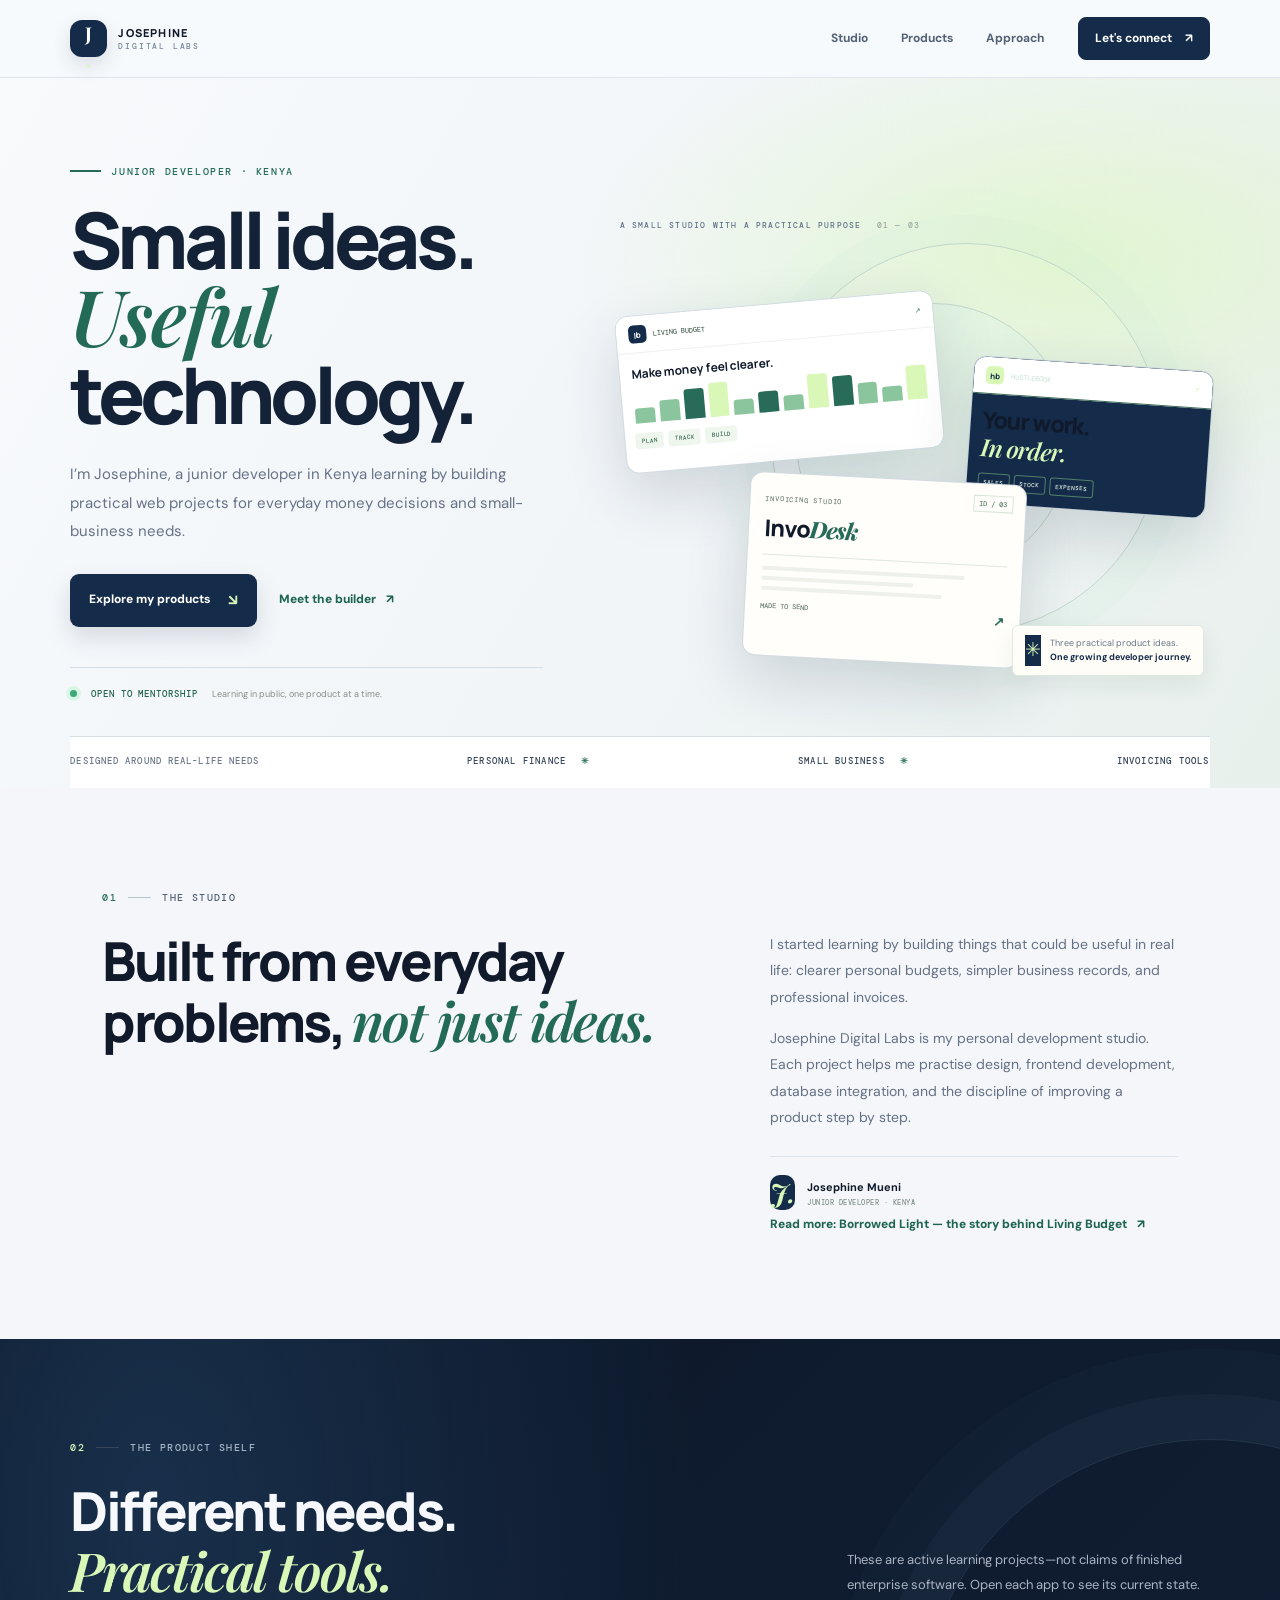
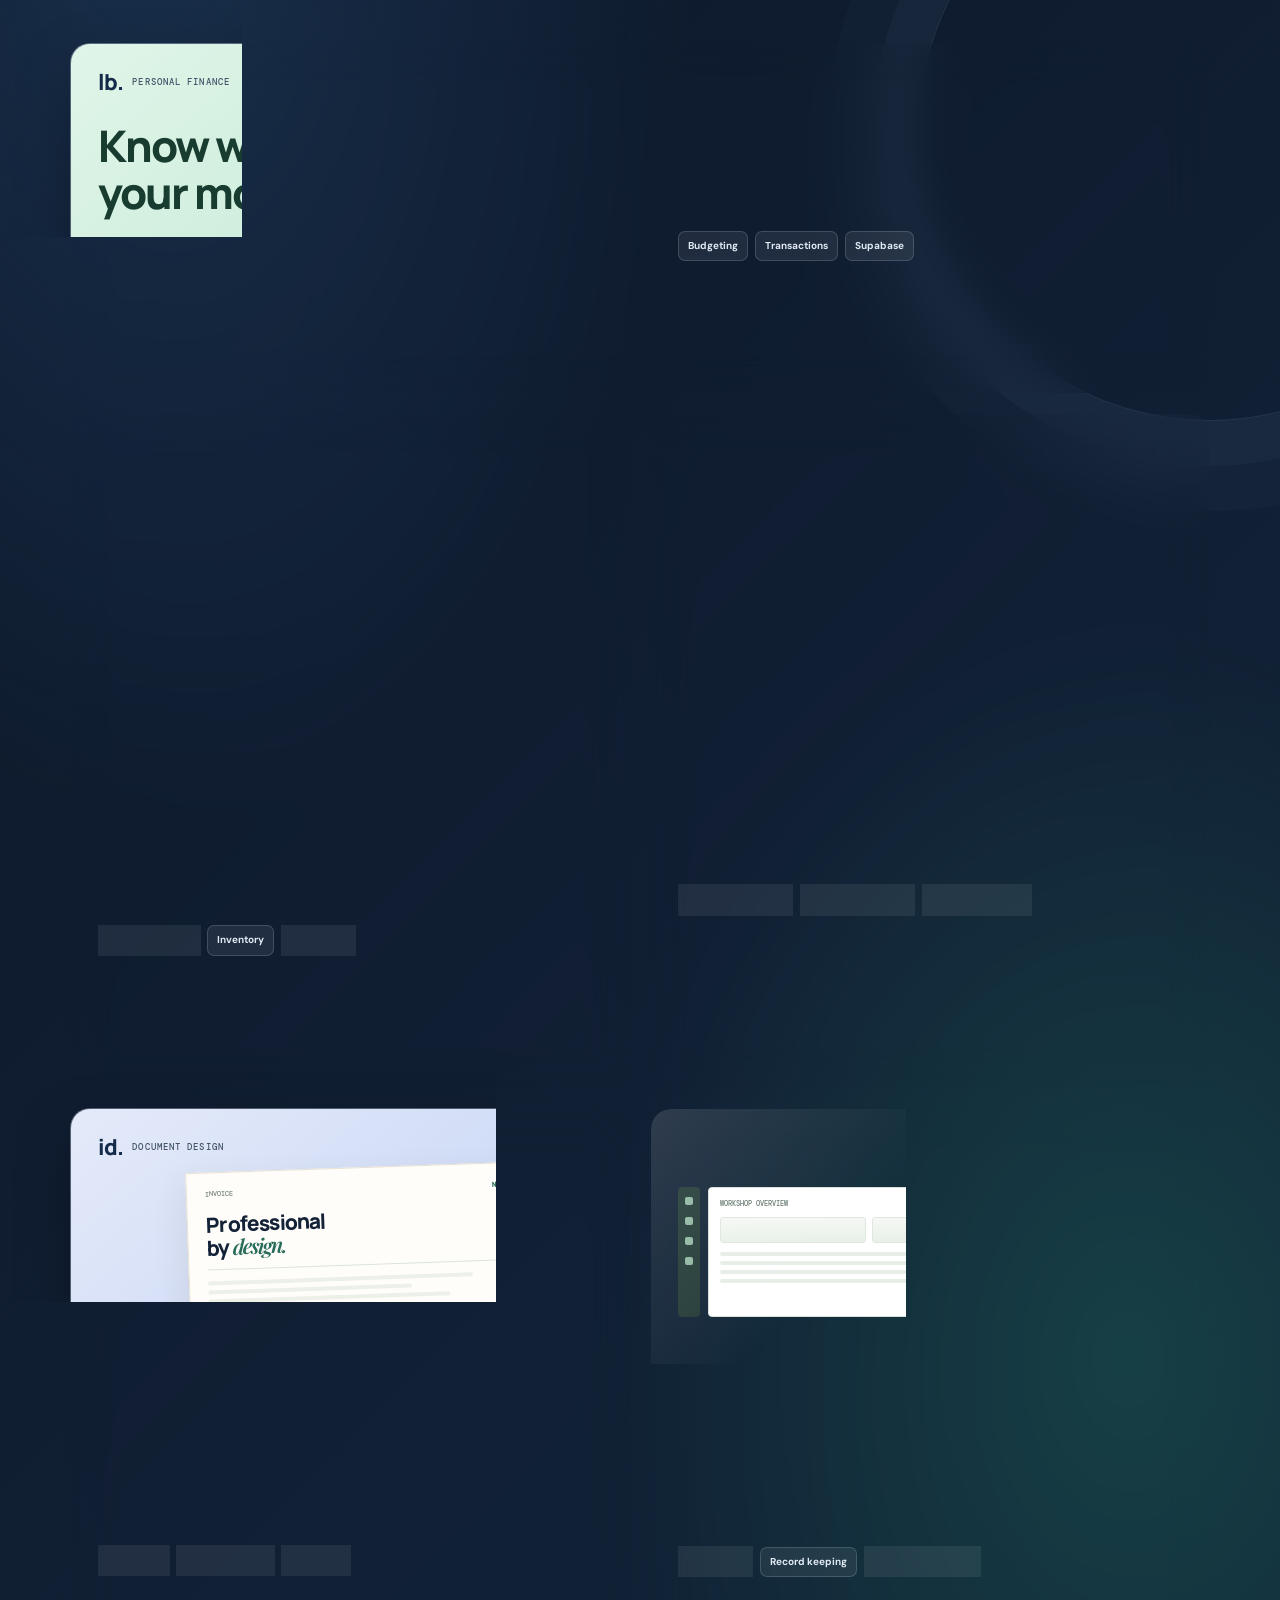
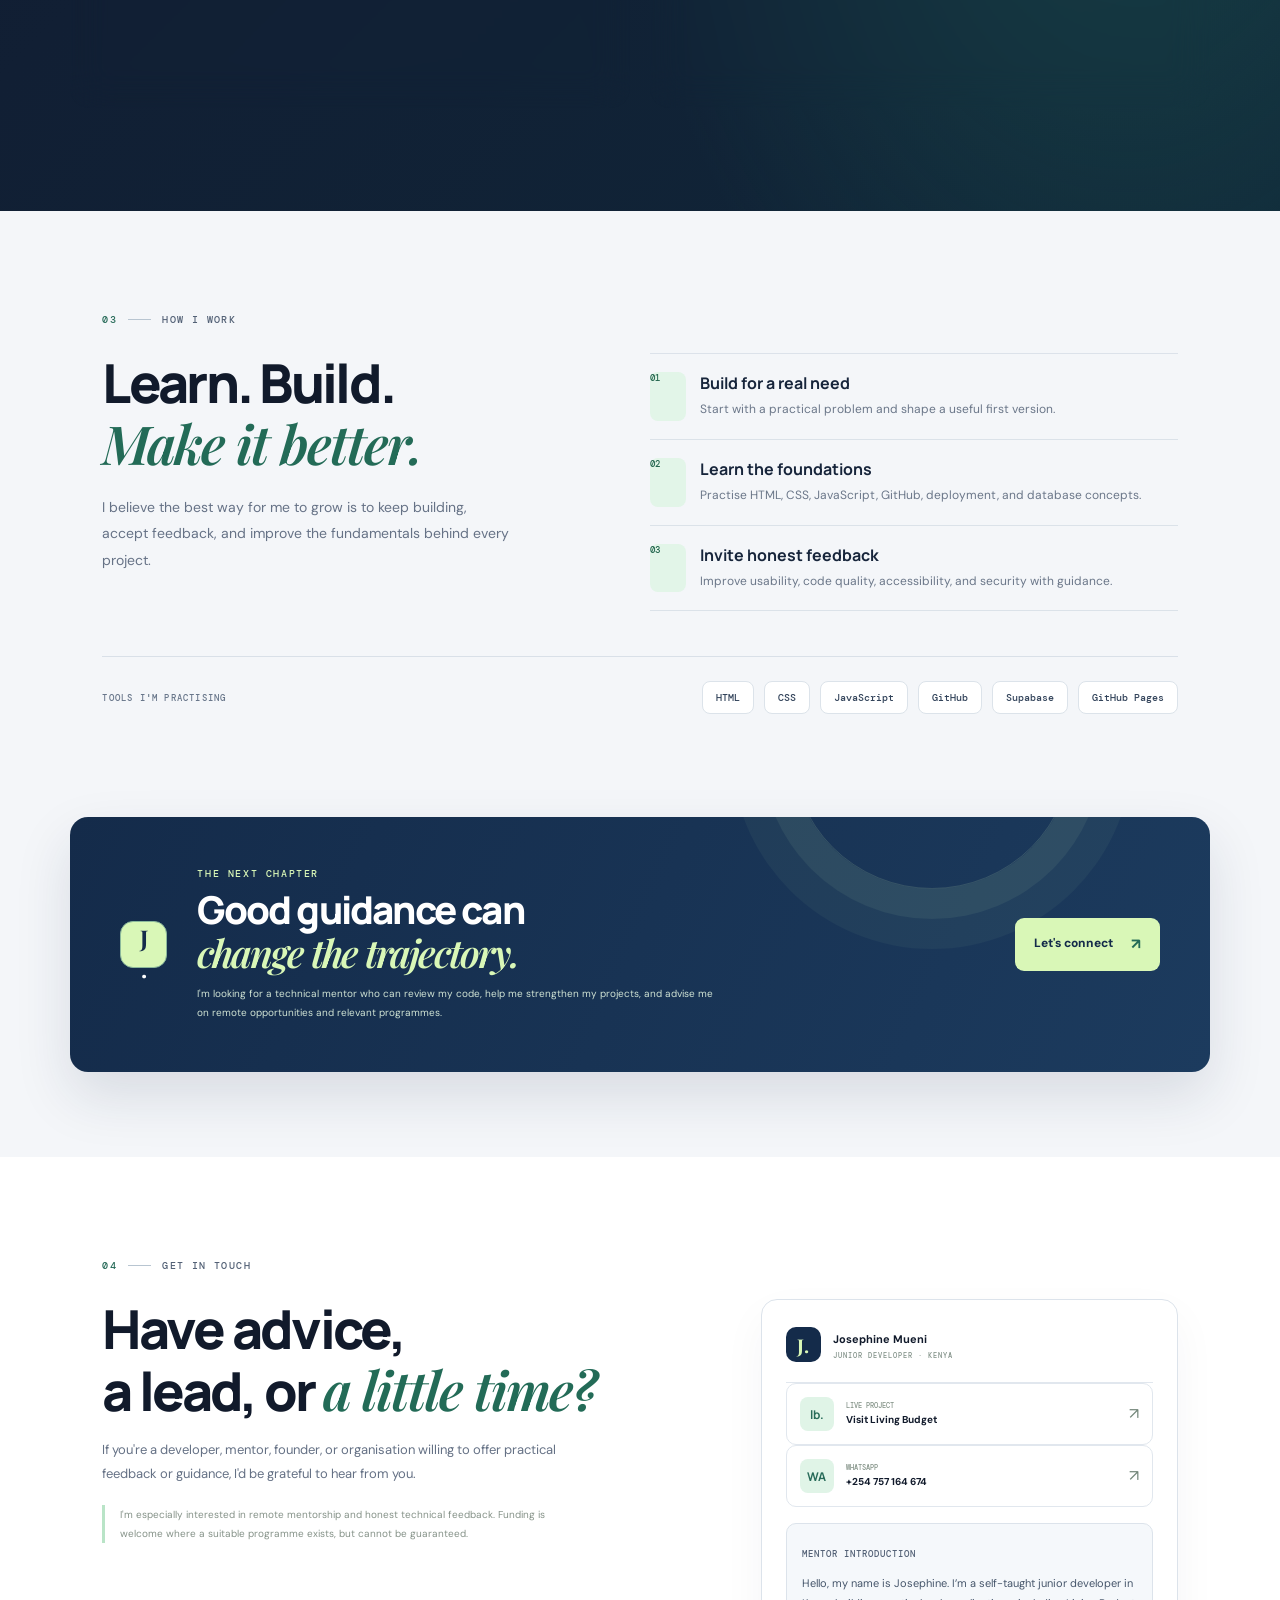
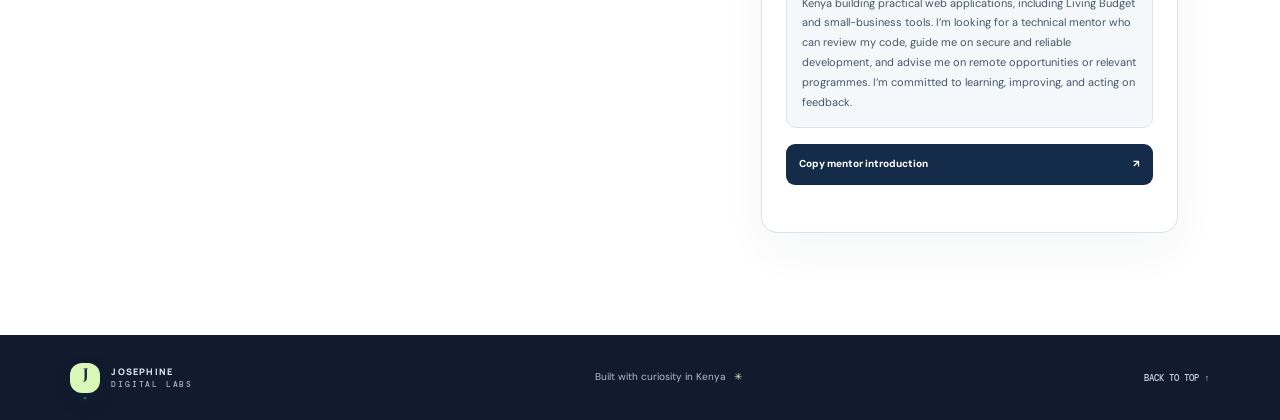
<file: index.html>
<!doctype html>
<html lang="en">
<head>
<meta charset="utf-8"><meta name="viewport" content="width=device-width, initial-scale=1">
<meta name="theme-color" content="#101b2d"><meta name="description" content="Josephine Digital Labs — practical web products for finance and small-business operations, built in Kenya.">
<title>Josephine Digital Labs — Products with purpose</title>
<meta property="og:title" content="Josephine Digital Labs — Products with purpose"><meta property="og:description" content="A junior developer in Kenya learning by building practical web projects for personal finance and small-business needs.">
<meta name="robots" content="index,follow"><link rel="stylesheet" href="style.css?v=product-links-20261027">
</head>
<body>
<header class="site-header"><a class="brand" href="#home" aria-label="Josephine Digital Labs home"><span class="brand-mark">J<span>.</span></span><span class="brand-name">JOSEPHINE <b>DIGITAL LABS</b></span></a><button class="menu-toggle" id="menuToggle" aria-label="Toggle navigation" aria-expanded="false">☰</button><nav id="mainNav"><a href="#studio">Studio</a><a href="#projects">Products</a><a href="#approach">Approach</a><a class="nav-cta" href="#contact">Let's connect <span>↗</span></a></nav></header>
<main>
<section class="hero" id="home"><div class="hero-grid">
<div class="hero-copy"><p class="eyebrow"><span class="eyebrow-line"></span> JUNIOR DEVELOPER · KENYA</p><h1>Small ideas.<br><em>Useful</em> technology.</h1><p class="hero-text">I’m Josephine, a junior developer in Kenya learning by building practical web projects for everyday money decisions and small-business needs.</p><div class="hero-actions"><a class="button primary" href="#projects">Explore my products <span>↘</span></a><a class="text-link" href="#studio">Meet the builder <span>↗</span></a></div><div class="hero-foot"><span class="availability"><i></i> OPEN TO MENTORSHIP</span><span class="hero-foot-note">Learning in public, one product at a time.</span></div></div>
<div class="hero-stage" aria-label="Clickable previews of my live projects"><div class="stage-label">A SMALL STUDIO WITH A PRACTICAL PURPOSE <span>01 — 03</span></div><div class="stage-orbit orbit-a"></div><div class="stage-orbit orbit-b"></div>
<a class="mini-product mini-budget" href="https://josephine-junior-dev.github.io/Living-Budget/" target="_blank" rel="noopener noreferrer" aria-label="Open Living Budget in a new tab"><div class="mini-top"><span class="mini-icon">lb</span><span>LIVING BUDGET</span><span class="mini-arrow">↗</span></div><div class="mini-label">Make money feel clearer.</div><div class="budget-bars"><i></i><i></i><i></i><i></i><i></i><i></i><i></i><i></i><i></i><i></i><i></i><i></i></div><div class="mini-foot"><span>PLAN</span><span>TRACK</span><span>BUILD</span></div></a>
<a class="mini-product mini-hustle" href="https://josephine-junior-dev.github.io/HustleBook-Simple/" target="_blank" rel="noopener noreferrer" aria-label="Open HustleBook in a new tab"><div class="mini-top"><span class="mini-icon">hb</span><span>HUSTLEBOOK</span><span class="mini-arrow">↗</span></div><div class="hustle-number">Your work.<br><em>In order.</em></div><div class="hustle-pills"><i>SALES</i><i>STOCK</i><i>EXPENSES</i></div></a>
<a class="mini-product mini-invoice" href="https://josephine-junior-dev.github.io/InvoDesk-Invoicing-Made-Simple/" target="_blank" rel="noopener noreferrer" aria-label="Open InvoDesk invoice app in a new tab"><div class="invoice-stamp">ID / 03</div><div class="invoice-topline">INVOICING STUDIO</div><div class="invoice-word">Invo<span>Desk</span></div><div class="invoice-rule"></div><div class="invoice-lines"><i></i><i></i><i></i></div><div class="invoice-total"><span>MADE TO SEND</span><b>↗</b></div></a>
<div class="stage-caption"><span class="caption-mark">✳</span><span>Three practical product ideas.<br><b>One growing developer journey.</b></span></div></div></div>
<div class="hero-bottom"><span>DESIGNED AROUND REAL-LIFE NEEDS</span><div>PERSONAL FINANCE <b>✳</b></div><div>SMALL BUSINESS <b>✳</b></div><div>INVOICING TOOLS</div></div></section>
<section class="studio-section" id="studio"><div class="section-kicker"><span>01</span><i></i> THE STUDIO</div><div class="studio-grid"><h2>Built from everyday problems, <em>not just ideas.</em></h2><div class="studio-copy"><p>I started learning by building things that could be useful in real life: clearer personal budgets, simpler business records, and professional invoices.</p><p>Josephine Digital Labs is my personal development studio. Each project helps me practise design, frontend development, database integration, and the discipline of improving a product step by step.</p><div class="studio-signature"><span class="signature-mark">J.</span><span><b>Josephine Mueni</b><small>JUNIOR DEVELOPER · KENYA</small></span></div><a class="text-link studio-read-more" href="borrowed-light.html">Read more: Borrowed Light — the story behind Living Budget <span>↗</span></a></div></div></section>
<section class="products-section" id="projects"><div class="products-heading"><div><div class="section-kicker light-kicker"><span>02</span><i></i> THE PRODUCT SHELF</div><h2>Different needs.<br><em>Practical tools.</em></h2></div><p>These are active learning projects—not claims of finished enterprise software. Open each app to see its current state.</p></div>
<div class="product-list">
<article class="product-feature budget-feature"><div class="product-art budget-art"><div class="art-top"><span class="art-brand">lb.</span><span>PERSONAL FINANCE</span><span class="art-number">01</span></div><div class="budget-art-title">Know where<br>your money <em>goes.</em></div><div class="budget-art-bottom"><div class="budget-chart"><i></i><i></i><i></i><i></i><i></i><i></i><i></i><i></i><i></i></div><div class="budget-note"><small>THE GOAL</small><b>Plan clearly.<br>Spend intentionally.</b></div></div><div class="art-circle"></div></div><div class="product-detail"><div class="product-overline"><span>FINANCIAL WELLNESS</span><span class="product-status">IN DEVELOPMENT</span></div><h3>Living Budget</h3><p>A personal finance concept for bringing budgets, spending, bills, debts, and savings into one clearer view.</p><div class="feature-tags"><span>Budgeting</span><span>Transactions</span><span>Supabase</span></div><div class="product-detail-bottom"><span class="build-note">01 / MAKING MONEY EASIER TO UNDERSTAND</span><a class="product-link" href="https://josephine-junior-dev.github.io/Living-Budget/" target="_blank" rel="noreferrer">Open live app <b>↗</b></a></div><p class="honesty-note">Early-stage · Features are being improved and need testing.</p></div></article>

<article class="product-feature hustle-feature"><div class="product-art hustle-art"><div class="art-top"><span class="art-brand">hb.</span><span>SMALL BUSINESS</span><span class="art-number">02</span></div><div class="hustle-art-title">Keep the<br>hustle <em>moving.</em></div><div class="hustle-board"><div class="board-row"><span class="board-dot"></span><span>Sales</span><b>01</b></div><div class="board-row"><span class="board-dot"></span><span>Stock & inventory</span><b>02</b></div><div class="board-row"><span class="board-dot"></span><span>Expenses</span><b>03</b></div><div class="board-row"><span class="board-dot"></span><span>Daily records</span><b>04</b></div></div><div class="hustle-sun">✳</div></div><div class="product-detail"><div class="product-overline"><span>SMALL BUSINESS TOOLS</span><span class="product-status status-early">PROTOTYPE / LEARNING</span></div><h3>HustleBook</h3><p>A practical business-tool project exploring day-to-day records for small shops, vendors, and independent earners.</p><div class="feature-tags"><span>Business records</span><span>Inventory</span><span>JavaScript</span></div><div class="product-detail-bottom"><span class="build-note">02 / SUPPORTING EVERYDAY BUSINESS</span><a class="product-link" href="https://josephine-junior-dev.github.io/HustleBook-Simple/" target="_blank" rel="noreferrer">Open live app <b>↗</b></a></div><p class="honesty-note">Early-stage project. Functionality and availability may change.</p></div></article>
<article class="product-feature myhustle-feature"><div class="product-art myhustle-art"><div class="art-top"><span class="art-brand">mb.</span><span>SMALL BUSINESS FINANCE</span><span class="art-number">03</span></div><div class="budget-art-title">Run your<br>business with <em>clarity.</em></div><div class="budget-art-bottom"><div class="budget-chart"><i></i><i></i><i></i><i></i><i></i><i></i><i></i><i></i><i></i></div><div class="budget-note"><small>THE GOAL</small><b>Track money.<br>Make informed choices.</b></div></div><div class="art-circle"></div></div><div class="product-detail"><div class="product-overline"><span>SMALL BUSINESS FINANCE</span><span class="product-status status-early">IN DEVELOPMENT</span></div><h3>MyHustleBudget</h3><p>A small-business budgeting project focused on helping business owners organise income, expenses, and financial plans in one place.</p><div class="feature-tags"><span>Business budgeting</span><span>Income & expenses</span><span>Financial planning</span></div><div class="product-detail-bottom"><span class="build-note">03 / HELPING SMALL BUSINESSES PLAN AHEAD</span><a class="product-link" href="https://josephine-junior-dev.github.io/MyHustleBudget/" target="_blank" rel="noopener noreferrer">Open live app <b>↗</b></a></div><p class="honesty-note">Project in development. Check the current app before relying on it for business records.</p></div></article>
<article class="product-feature invoice-feature"><div class="product-art invoice-art"><div class="art-top"><span class="art-brand">id.</span><span>DOCUMENT DESIGN</span><span class="art-number">04</span></div><div class="invoice-paper"><div class="invoice-paper-head"><span>INVOICE</span><b>NO. 0001</b></div><div class="invoice-big">Professional<br>by <em>design.</em></div><div class="invoice-paper-rule"></div><div class="invoice-paper-lines"><i></i><i></i><i></i><i></i></div><div class="invoice-paper-total"><span>TOTAL DUE</span><b>— — —</b></div></div><div class="invoice-art-label">A CLEANER WAY TO BILL</div></div><div class="product-detail"><div class="product-overline"><span>INVOICING & BUSINESS TOOLS</span><span class="product-status">IN DEVELOPMENT</span></div><h3>InvoiceGenerator <small>· InvoDesk</small></h3><p>A web-based invoice creation tool exploring professional templates, business and customer details, multiple currencies, and saved records.</p><div class="feature-tags"><span>Templates</span><span>Invoice preview</span><span>Supabase</span></div><div class="product-detail-bottom"><span class="build-note">03 / MAKING BILLING LOOK PROFESSIONAL</span><a class="product-link" href="https://josephine-junior-dev.github.io/InvoDesk-Invoicing-Made-Simple/" target="_blank" rel="noreferrer">Open live app <b>↗</b></a></div><p class="honesty-note">In development. Test the workflow before using it for important billing records.</p></div></article>
<article class="product-feature garage-feature"><div class="product-art garage-art"><div class="art-top"><span class="art-brand">go.</span><span>OPERATIONS CONCEPT</span><span class="art-number">05</span></div><div class="garage-layout"><div class="garage-rail"><i></i><i></i><i></i><i></i></div><div class="garage-panel"><div class="garage-panel-title">WORKSHOP OVERVIEW</div><div class="garage-metrics"><i></i><i></i><i></i></div><div class="garage-table"><i></i><i></i><i></i><i></i></div></div></div><div class="garage-art-caption">SYSTEMS FOR BUSY WORKSHOPS</div></div><div class="product-detail"><div class="product-overline"><span>GARAGE OPERATIONS</span><span class="product-status status-early">CONCEPT</span></div><h3>Garage Operations Pro</h3><p>A concept for organising vehicle records, workshop expenses, and day-to-day garage operations.</p><div class="feature-tags"><span>Operations</span><span>Record keeping</span><span>Dashboard concept</span></div><div class="product-detail-bottom"><span class="build-note">04 / BRINGING ORDER TO OPERATIONS</span><span class="private-label">PORTFOLIO OVERVIEW ONLY</span></div><p class="honesty-note">Static portfolio card. No live app or source-code link.</p></div></article>
</div></section>
<section class="approach-section" id="approach"><div class="section-kicker"><span>03</span><i></i> HOW I WORK</div><div class="approach-grid"><div><h2>Learn. Build.<br><em>Make it better.</em></h2><p class="approach-intro">I believe the best way for me to grow is to keep building, accept feedback, and improve the fundamentals behind every project.</p></div><div class="approach-steps"><article><span>01</span><div><h3>Build for a real need</h3><p>Start with a practical problem and shape a useful first version.</p></div></article><article><span>02</span><div><h3>Learn the foundations</h3><p>Practise HTML, CSS, JavaScript, GitHub, deployment, and database concepts.</p></div></article><article><span>03</span><div><h3>Invite honest feedback</h3><p>Improve usability, code quality, accessibility, and security with guidance.</p></div></article></div></div><div class="toolbelt"><span>TOOLS I'M PRACTISING</span><b>HTML</b><b>CSS</b><b>JavaScript</b><b>GitHub</b><b>Supabase</b><b>GitHub Pages</b></div></section>
<section class="mentor-section"><div class="mentor-inner"><div class="mentor-seal">J<span>.</span></div><div><p class="eyebrow">THE NEXT CHAPTER</p><h2>Good guidance can<br><em>change the trajectory.</em></h2><p>I'm looking for a technical mentor who can review my code, help me strengthen my projects, and advise me on remote opportunities and relevant programmes.</p></div><a class="button mentor-button" href="#contact">Let's connect <span>↗</span></a></div></section>
<section class="contact-section" id="contact"><div class="section-kicker"><span>04</span><i></i> GET IN TOUCH</div><div class="contact-grid"><div><h2>Have advice,<br>a lead, or <em>a little time?</em></h2><p>If you're a developer, mentor, founder, or organisation willing to offer practical feedback or guidance, I'd be grateful to hear from you.</p><p class="contact-note">I'm especially interested in remote mentorship and honest technical feedback. Funding is welcome where a suitable programme exists, but cannot be guaranteed.</p></div><div class="contact-card"><div class="contact-card-head"><span class="contact-mark">J.</span><div><b>Josephine Mueni</b><small>JUNIOR DEVELOPER · KENYA</small></div></div><a class="contact-row" href="https://josephine-junior-dev.github.io/Living-Budget/" target="_blank" rel="noreferrer"><span class="contact-icon">lb.</span><span><small>LIVE PROJECT</small><b>Visit Living Budget</b></span><span class="arrow">↗</span></a><a class="contact-row" href="https://wa.me/254757164674" target="_blank" rel="noopener noreferrer"><span class="contact-icon">WA</span><span><small>WHATSAPP</small><b>+254 757 164 674</b></span><span class="arrow">↗</span></a><div class="mentor-intro-preview"><small>MENTOR INTRODUCTION</small><p id="mentorIntroText">Hello, my name is Josephine. I’m a self-taught junior developer in Kenya building practical web applications, including Living Budget and small-business tools. I’m looking for a technical mentor who can review my code, guide me on secure and reliable development, and advise me on remote opportunities or relevant programmes. I’m committed to learning, improving, and acting on feedback.</p></div><button class="copy-button" id="copyIntro">Copy mentor introduction <span>↗</span></button><p class="copy-feedback" id="copyFeedback" aria-live="polite"></p></div></div></section>
</main><footer><a class="brand footer-brand" href="#home"><span class="brand-mark">J<span>.</span></span><span class="brand-name">JOSEPHINE <b>DIGITAL LABS</b></span></a><p>Built with curiosity in Kenya <span>✳</span></p><a href="#home">BACK TO TOP ↑</a></footer><script src="script.js?v=mentor-contact-20261027"></script>
</body></html>
</file>
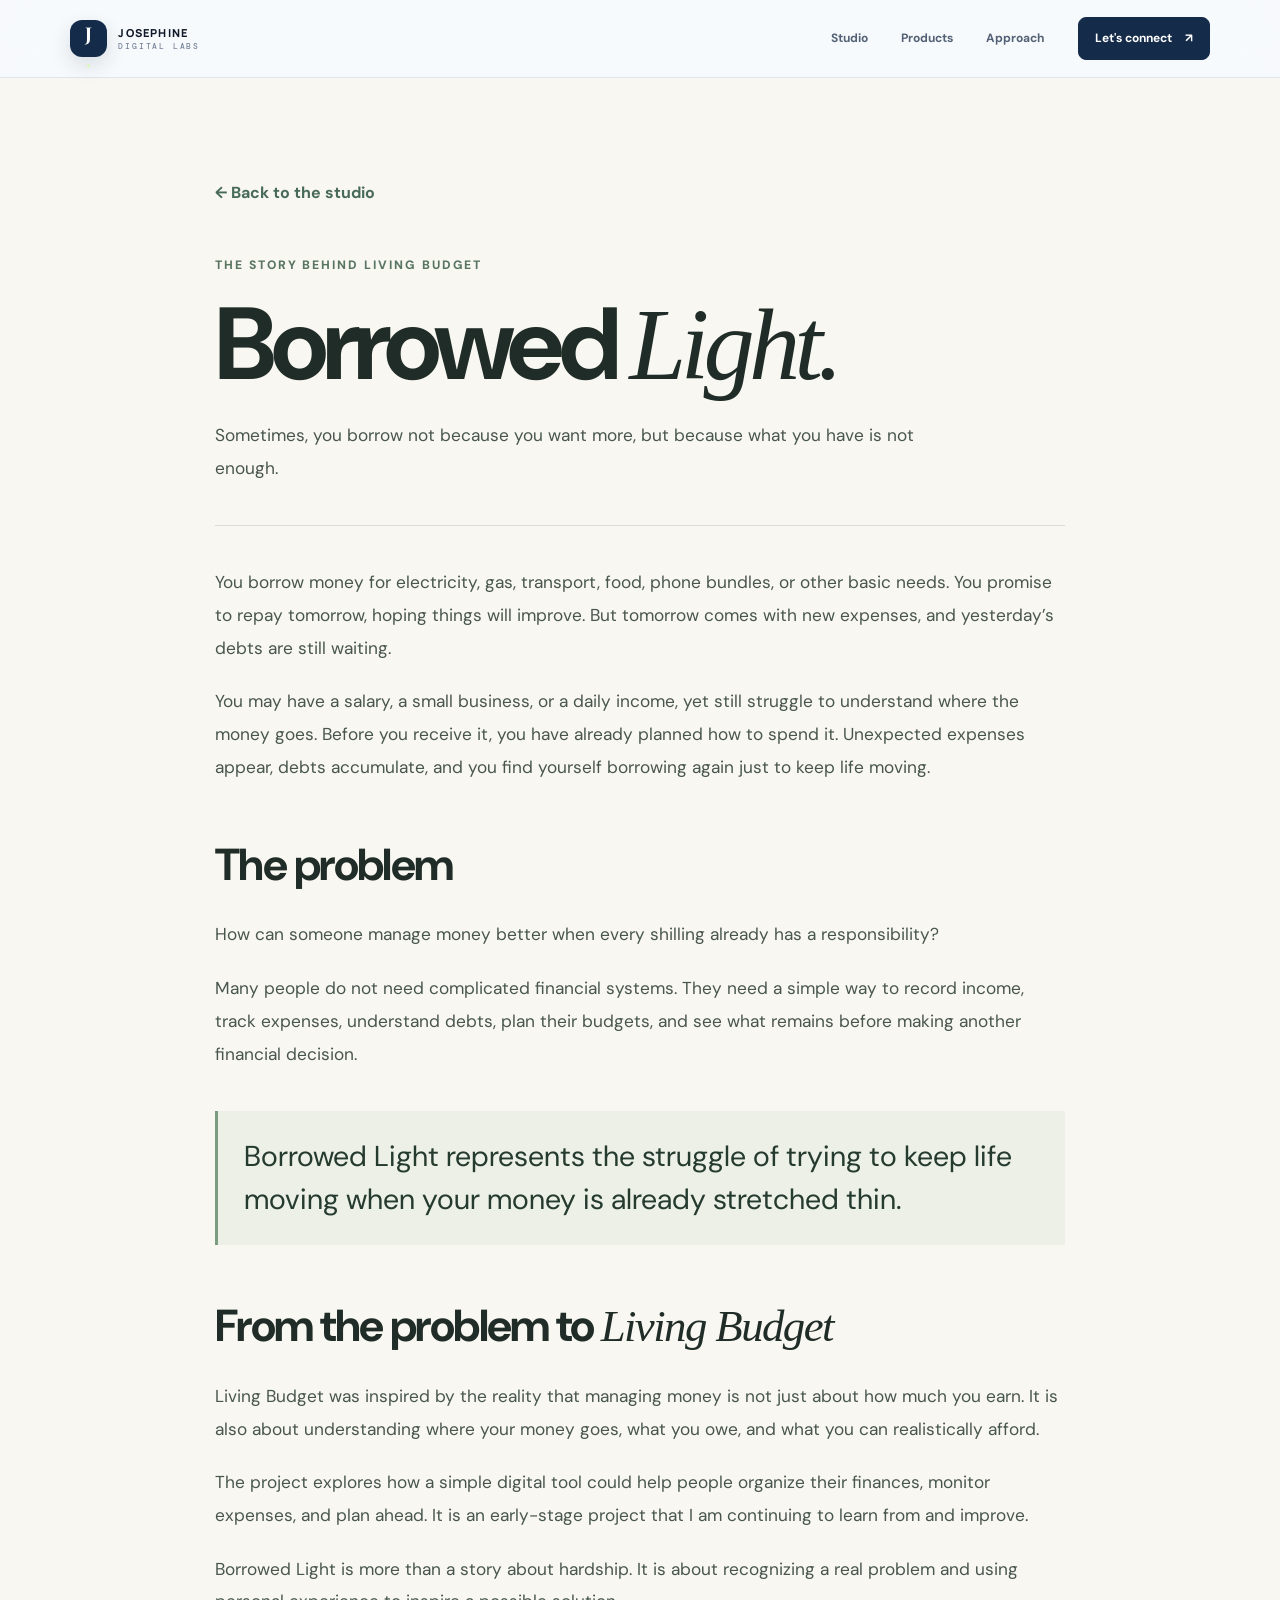
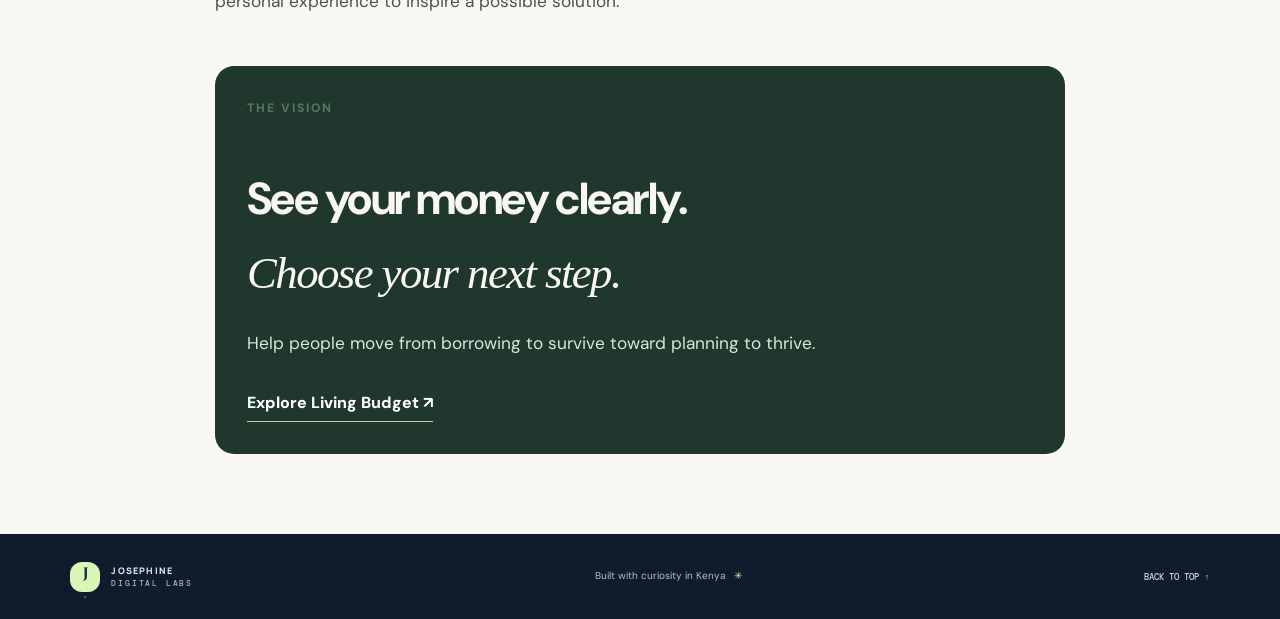
<file: borrowed-light.html>
<!doctype html>
<html lang="en">
<head>
<meta charset="utf-8">
<meta name="viewport" content="width=device-width, initial-scale=1">
<meta name="theme-color" content="#f8f7f1">
<meta name="description" content="Borrowed Light: the everyday money problem that inspired Living Budget, a project by junior developer Josephine Mueni.">
<title>Borrowed Light — The Story Behind Living Budget | Josephine Digital Labs</title>
<link rel="stylesheet" href="style.css?v=junior-developer-1">
<style>
.story-page{min-height:70vh;padding:clamp(3rem,8vw,7rem) 7vw 5rem;background:#f8f7f1;color:#202c27}
.story-wrap{max-width:850px;margin:0 auto}
.story-back{display:inline-block;margin-bottom:3rem;color:#486a58;text-decoration:none;font-weight:700}
.story-label{font-size:.76rem;letter-spacing:.16em;font-weight:800;color:#587561}
.story-page h1{font-size:clamp(3rem,8vw,6.5rem);line-height:.98;letter-spacing:-.055em;margin:1.2rem 0 1.5rem}
.story-page h1 em,.story-page h2 em{font-family:Georgia,serif;font-weight:400}
.story-deck{font-size:clamp(1.15rem,2.5vw,1.5rem);line-height:1.6;max-width:700px;color:#53615a}
.story-rule{height:1px;background:#d8ded5;margin:2.5rem 0}
.story-page p{font-size:1.08rem;line-height:1.9;color:#48564e;margin:0 0 1.3rem}
.story-page h2{font-size:clamp(1.8rem,4vw,2.8rem);letter-spacing:-.035em;margin:2.8rem 0 1rem}
.story-callout{margin:2.5rem 0;padding:1.5rem 1.6rem;border-left:3px solid #7a9c81;background:#edf0e7;font-size:clamp(1.25rem,3vw,1.8rem);line-height:1.5;color:#263b30}
.story-cta{margin-top:3rem;padding:2rem;border-radius:1.2rem;background:#20372d;color:#f8f7f1}
.story-cta p{color:#dce4dc}
.story-cta a{display:inline-block;margin-top:.6rem;color:#fff;text-decoration:none;font-weight:800;border-bottom:1px solid #b7d3b9;padding-bottom:.3rem}
@media(max-width:600px){.story-page{padding:2.5rem 6vw 4rem}.story-back{margin-bottom:2rem}.story-cta{padding:1.4rem}}
</style>
</head>
<body>
<header class="site-header"><a class="brand" href="index.html#home" aria-label="Josephine Digital Labs home"><span class="brand-mark">J<span>.</span></span><span class="brand-name">JOSEPHINE <b>DIGITAL LABS</b></span></a><button class="menu-toggle" id="menuToggle" aria-label="Toggle navigation" aria-expanded="false">☰</button><nav id="mainNav"><a href="index.html#studio">Studio</a><a href="index.html#projects">Products</a><a href="index.html#approach">Approach</a><a class="nav-cta" href="index.html#contact">Let's connect <span>↗</span></a></nav></header>
<main class="story-page"><article class="story-wrap">
<a class="story-back" href="index.html#studio">← Back to the studio</a>
<div class="story-label">THE STORY BEHIND LIVING BUDGET</div>
<h1>Borrowed <em>Light.</em></h1>
<p class="story-deck">Sometimes, you borrow not because you want more, but because what you have is not enough.</p>
<div class="story-rule"></div>
<p>You borrow money for electricity, gas, transport, food, phone bundles, or other basic needs. You promise to repay tomorrow, hoping things will improve. But tomorrow comes with new expenses, and yesterday’s debts are still waiting.</p>
<p>You may have a salary, a small business, or a daily income, yet still struggle to understand where the money goes. Before you receive it, you have already planned how to spend it. Unexpected expenses appear, debts accumulate, and you find yourself borrowing again just to keep life moving.</p>
<h2>The problem</h2>
<p>How can someone manage money better when every shilling already has a responsibility?</p>
<p>Many people do not need complicated financial systems. They need a simple way to record income, track expenses, understand debts, plan their budgets, and see what remains before making another financial decision.</p>
<div class="story-callout">Borrowed Light represents the struggle of trying to keep life moving when your money is already stretched thin.</div>
<h2>From the problem to <em>Living Budget</em></h2>
<p>Living Budget was inspired by the reality that managing money is not just about how much you earn. It is also about understanding where your money goes, what you owe, and what you can realistically afford.</p>
<p>The project explores how a simple digital tool could help people organize their finances, monitor expenses, and plan ahead. It is an early-stage project that I am continuing to learn from and improve.</p>
<p>Borrowed Light is more than a story about hardship. It is about recognizing a real problem and using personal experience to inspire a possible solution.</p>
<div class="story-cta"><div class="story-label">THE VISION</div><h2>See your money clearly.<br><em>Choose your next step.</em></h2><p>Help people move from borrowing to survive toward planning to thrive.</p><a href="https://livingbudget.netlify.app/" target="_blank" rel="noreferrer">Explore Living Budget ↗</a></div>
</article></main>
<footer><a class="brand footer-brand" href="index.html#home"><span class="brand-mark">J<span>.</span></span><span class="brand-name">JOSEPHINE <b>DIGITAL LABS</b></span></a><p>Built with curiosity in Kenya <span>✳</span></p><a href="#top">BACK TO TOP ↑</a></footer>
<script src="script.js?v=junior-developer-1"></script>
</body>
</html>
</file>
<file: style.css>
@import url('https://fonts.googleapis.com/css2?family=DM+Mono:wght@400;500&family=DM+Sans:wght@400;500;600;700&family=Manrope:wght@400;500;600;700;800&family=Playfair+Display:ital,wght@0,600;0,700;1,600;1,700&display=swap');
:root{--ink:#172820;--muted:#68786d;--forest:#174f3e;--green:#287b5c;--mint:#dff4e9;--lime:#c8edb1;--paper:#f8f8f2;--white:#fff;--line:#dfe7df;--mono:'DM Mono',monospace;--shadow:0 20px 55px #173d2c17}
*{box-sizing:border-box}html{scroll-behavior:smooth;scroll-padding-top:80px}body{margin:0;background:var(--paper);color:var(--ink);font-family:'DM Sans',sans-serif;line-height:1.65}a{color:inherit;text-decoration:none}button{font:inherit}::selection{background:var(--lime);color:var(--forest)}
.site-header{height:76px;padding:0 max(6vw,22px);display:flex;align-items:center;justify-content:space-between;background:#f8f8f2eF;border-bottom:1px solid var(--line);position:sticky;top:0;z-index:20;backdrop-filter:blur(16px)}
.brand{display:flex;align-items:center;gap:11px;font-family:Manrope,sans-serif;font-weight:800}.brand-mark{width:37px;height:37px;display:grid;place-items:center;background:var(--forest);color:white;border-radius:12px 12px 12px 4px;font:700 19px 'Playfair Display',serif;box-shadow:0 6px 15px #174f3e25}.brand-mark span{color:var(--lime)}.brand-name{display:grid;font-size:11px;letter-spacing:1.2px;line-height:1.35}.brand-name b{font:500 8px var(--mono);letter-spacing:1.8px;color:#7c8b80}
nav{display:flex;align-items:center;gap:30px;color:#52655a;font-size:11px;font-weight:700}nav a:hover{color:var(--green)}.nav-cta{padding:10px 15px;border:1px solid #cbd9cf;border-radius:7px;color:var(--forest)}.nav-cta span{margin-left:10px}.menu-toggle{display:none;background:none;border:0;color:var(--forest);font-size:25px}
.hero{padding:56px max(6vw,22px) 0;background:linear-gradient(130deg,#fafaf5,#f4faf4 65%,#e7f3e9);overflow:hidden}.hero-grid{display:grid;grid-template-columns:.94fr 1.06fr;gap:4vw;align-items:center;max-width:1250px;margin:auto;min-height:495px}.hero-copy{padding:25px 0 35px;z-index:2}.eyebrow{font:500 9px var(--mono);letter-spacing:1px;color:var(--green);margin:0 0 23px;display:flex;align-items:center;gap:10px}.eyebrow-line{width:25px;height:1px;background:var(--green)}.hero h1{font:800 clamp(48px,6vw,79px)/.99 Manrope,sans-serif;letter-spacing:-4.7px;margin:0}.hero h1 em,.studio-grid h2 em,.products-heading h2 em,.product-art em,.approach-grid h2 em,.mentor-inner h2 em,.contact-grid h2 em{font-family:'Playfair Display',serif;font-weight:600;font-style:italic;color:var(--green);letter-spacing:-2px}.hero-text{font-size:13px;line-height:1.95;color:var(--muted);max-width:440px;margin:24px 0}.hero-actions{display:flex;align-items:center;gap:22px;flex-wrap:wrap}.button{display:inline-flex;align-items:center;justify-content:center;gap:18px;padding:13px 17px;border-radius:6px;font-size:11px;font-weight:800;transition:.2s}.button:hover{transform:translateY(-2px)}.primary{background:var(--forest);color:white;box-shadow:0 9px 22px #174f3e28}.primary span{color:var(--lime);font-size:15px}.text-link{font-size:11px;font-weight:800;color:var(--forest)}.text-link span{margin-left:7px}.hero-foot{display:flex;gap:14px;align-items:center;flex-wrap:wrap;margin-top:34px;padding-top:16px;border-top:1px solid #dfe8df}.availability{font:500 8px var(--mono);color:#3d6b51;letter-spacing:.5px}.availability i{display:inline-block;width:7px;height:7px;border-radius:50%;background:#49a975;margin-right:8px;box-shadow:0 0 0 4px var(--mint)}.hero-foot-note{font-size:9px;color:#829087}
.hero-stage{height:425px;position:relative;isolation:isolate}.stage-label{position:absolute;left:5%;top:3%;font:500 7px var(--mono);letter-spacing:.6px;color:#718579;z-index:4}.stage-label span{margin-left:9px;color:#9aa99d}.stage-orbit{position:absolute;border:1px solid #b8d8c1;border-radius:50%;z-index:-1}.orbit-a{width:350px;height:350px;right:7%;top:7%;box-shadow:0 0 0 27px #c9e7d320,0 0 0 55px #c9e7d315}.orbit-b{width:245px;height:245px;right:21%;top:20%;background:linear-gradient(145deg,#dff4e9a8,#f8f8f200)}
.mini-product{position:absolute;background:white;border:1px solid #e1e9e0;border-radius:8px;box-shadow:0 17px 42px #183c2b1b;overflow:hidden}.mini-top{height:33px;display:flex;align-items:center;gap:7px;padding:0 10px;border-bottom:1px solid #edf2ec;font:500 7px var(--mono);color:#526a5a}.mini-icon{width:18px;height:18px;display:grid;place-items:center;background:var(--forest);color:white;border-radius:4px;font:700 8px Manrope}.mini-arrow{margin-left:auto;color:var(--green)}.mini-budget{width:225px;height:158px;left:5%;top:20%;transform:rotate(-5deg);z-index:2}.mini-label{padding:12px 12px 4px;font:700 12px Manrope}.budget-bars{height:37px;display:flex;align-items:end;gap:5px;padding:0 12px}.budget-bars i{flex:1;height:40%;background:#8bc59d;border-radius:3px 3px 0 0}.budget-bars i:nth-child(3n){height:80%;background:var(--green)}.budget-bars i:nth-child(2n){height:58%}.budget-bars i:nth-child(4n){height:92%;background:var(--lime)}.mini-foot{display:flex;gap:5px;padding:10px}.mini-foot span{font:500 6px var(--mono);background:#eef6ee;color:#3c6c50;padding:4px 6px;border-radius:3px}
.mini-hustle{width:195px;right:0;top:23%;z-index:3;transform:rotate(4deg);background:var(--forest);color:white;border-color:#28654f}.mini-hustle .mini-top{color:#d3e8d9;border-color:#376b54}.mini-hustle .mini-icon{background:var(--lime);color:var(--forest)}.mini-hustle .mini-arrow{color:var(--lime)}.hustle-number{font:800 23px/.99 Manrope;letter-spacing:-1px;padding:14px 12px 10px}.hustle-number em{font:600 italic 24px 'Playfair Display';color:var(--lime)}.hustle-pills{display:flex;gap:4px;padding:0 11px 12px}.hustle-pills i{font:500 6px var(--mono);font-style:normal;border:1px solid #528069;padding:4px 5px;color:#e1f0e3;border-radius:3px}
.mini-invoice{width:218px;height:184px;left:25%;bottom:5%;z-index:4;transform:rotate(3deg);padding:12px 14px;background:#fffefa}.invoice-stamp{position:absolute;right:12px;top:11px;border:1px solid #d8e6d7;padding:3px 5px;color:#5c7d65;font:500 7px var(--mono)}.invoice-topline{font:500 7px var(--mono);letter-spacing:.8px;color:#75857a;margin:8px 0}.invoice-word{font:800 23px Manrope;letter-spacing:-1px}.invoice-word span{font-family:'Playfair Display',serif;font-style:italic;color:var(--green)}.invoice-rule{height:1px;background:#dfe7df;margin:11px 0}.invoice-lines{display:grid;gap:6px}.invoice-lines i{height:4px;width:83%;background:#eef1ea;border-radius:4px}.invoice-lines i:nth-child(2){width:62%}.invoice-lines i:nth-child(3){width:74%}.invoice-total{display:flex;justify-content:space-between;margin-top:11px;font:500 7px var(--mono);color:#6c8172}.invoice-total b{font-size:13px;color:var(--green)}.stage-caption{position:absolute;right:0;bottom:2%;display:flex;gap:9px;align-items:center;background:#fffdf7;border:1px solid #e1e9de;border-radius:6px;padding:9px 12px;box-shadow:0 10px 25px #173d2c12;font-size:8px;color:#718076;line-height:1.6;z-index:5}.stage-caption b{color:var(--forest);font-size:9px}.caption-mark{font-size:19px;color:var(--green)}
.hero-bottom{margin:0 calc(-1 * max(6vw,22px));padding:17px max(6vw,22px);display:flex;align-items:center;justify-content:space-between;gap:14px;flex-wrap:wrap;background:white;border-top:1px solid #e3e9e0;font:500 8px var(--mono);letter-spacing:.5px;color:#738279}.hero-bottom>span{color:#526b5a}.hero-bottom b{color:#77a884;margin-left:9px}
.section-kicker{display:flex;align-items:center;gap:11px;font:500 8px var(--mono);letter-spacing:1px;color:#718579;margin-bottom:27px}.section-kicker span{color:var(--green)}.section-kicker i{width:23px;height:1px;background:#a9c5ae}
.studio-section{padding:91px max(8vw,24px);background:var(--paper)}.studio-grid{display:grid;grid-template-columns:1fr .8fr;gap:9vw;max-width:1120px;margin:auto}.studio-grid h2,.products-heading h2,.approach-grid h2,.contact-grid h2{font:800 clamp(36px,4.5vw,55px)/1.08 Manrope;letter-spacing:-2.5px;margin:0}.studio-copy p{font-size:12px;line-height:2;color:var(--muted);margin:0 0 14px}.studio-signature{display:flex;gap:12px;align-items:center;margin-top:25px;padding-top:18px;border-top:1px solid var(--line)}.signature-mark{font:italic 700 26px 'Playfair Display';color:var(--green)}.studio-signature span:last-child{display:grid;gap:2px}.studio-signature b{font-size:11px}.studio-signature small{font:500 7px var(--mono);color:#809087;letter-spacing:.5px}
.products-section{padding:84px max(7vw,22px) 92px;background:#eaf2e9}.products-heading{display:grid;grid-template-columns:1fr .6fr;gap:7vw;align-items:end;max-width:1120px;margin:0 auto 35px}.products-heading h2{font-size:clamp(38px,4.5vw,54px)}.products-heading>p{font-size:12px;line-height:1.9;color:#687a6d;max-width:340px;margin:0 0 4px}.product-list{max-width:1120px;margin:auto;display:grid;gap:16px}.product-feature{display:grid;grid-template-columns:.9fr 1.1fr;min-height:292px;background:white;border:1px solid #dce7dc;border-radius:9px;overflow:hidden;box-shadow:0 8px 23px #254d350d;transition:transform .2s,box-shadow .2s}.product-feature:hover{transform:translateY(-3px);box-shadow:var(--shadow)}.product-art{min-height:292px;padding:20px 23px;position:relative;overflow:hidden;display:flex;flex-direction:column}.art-top{display:flex;align-items:center;gap:9px;position:relative;z-index:2;font:500 7px var(--mono);letter-spacing:.6px;color:#5f7868}.art-brand{font:800 20px Manrope;letter-spacing:-1px;color:var(--forest)}.art-number{margin-left:auto;color:#7b9081}.budget-art{background:linear-gradient(135deg,#dff2e3,#f4f8ed)}.budget-art-title,.hustle-art-title{font:800 clamp(25px,3vw,37px)/1.03 Manrope;letter-spacing:-1.7px;margin-top:29px;position:relative;z-index:2}.budget-art-title em,.hustle-art-title em{color:var(--green)}.budget-art-bottom{margin-top:auto;display:flex;align-items:end;justify-content:space-between;position:relative;z-index:2}.budget-chart{display:flex;gap:5px;align-items:end;height:45px}.budget-chart i{display:block;width:9px;height:30%;background:#6eae84;border-radius:2px 2px 0 0}.budget-chart i:nth-child(2n){height:70%;background:var(--green)}.budget-chart i:nth-child(3n){height:52%;background:#a4d5ad}.budget-chart i:nth-child(4n){height:91%}.budget-note{display:grid;gap:4px;text-align:right}.budget-note small{font:500 7px var(--mono);color:#66836f}.budget-note b{font:600 10px/1.5 Manrope;color:#315b43}.art-circle{position:absolute;width:210px;height:210px;border:1px solid #7eb89466;border-radius:50%;right:-82px;bottom:-90px;box-shadow:0 0 0 22px #a9d8b51a,0 0 0 46px #a9d8b510}
.hustle-art{background:#174f3e;color:white}.hustle-art .art-top{color:#c2ddc9}.hustle-art .art-brand{color:var(--lime)}.hustle-art-title em{color:var(--lime)}.hustle-board{width:76%;margin-top:auto;background:#205d47;border:1px solid #3b755d;border-radius:5px;padding:8px 12px;position:relative;z-index:2}.board-row{display:flex;align-items:center;gap:8px;padding:7px 0;border-bottom:1px solid #ffffff16;font-size:8px;color:#e2f0e5}.board-row:last-child{border:0}.board-row b{margin-left:auto;font:500 7px var(--mono);color:var(--lime)}.board-dot{width:6px;height:6px;background:#b8e4be;border-radius:2px}.hustle-sun{position:absolute;right:13px;bottom:25px;color:var(--lime);font-size:50px;opacity:.8}
.invoice-art{background:#f1e8d8}.invoice-paper{position:absolute;background:#fffdfa;left:21%;right:15%;top:23%;bottom:9%;padding:16px 18px;box-shadow:0 15px 35px #5a49301c;transform:rotate(-2deg);border:1px solid #e9e1d4}.invoice-paper-head{display:flex;justify-content:space-between;font:500 7px var(--mono);color:#758378}.invoice-paper-head b{color:var(--green)}.invoice-big{font:800 21px/1.05 Manrope;letter-spacing:-.8px;margin-top:15px}.invoice-big em{color:var(--green)}.invoice-paper-rule{height:1px;background:#dce4d9;margin:11px 0}.invoice-paper-lines{display:grid;gap:5px}.invoice-paper-lines i{height:4px;width:83%;background:#edf0e8;border-radius:3px}.invoice-paper-lines i:nth-child(2){width:64%}.invoice-paper-lines i:nth-child(3){width:76%}.invoice-paper-lines i:nth-child(4){width:45%}.invoice-paper-total{display:flex;justify-content:space-between;margin-top:11px;font:500 7px var(--mono);color:#6c8172}.invoice-paper-total b{color:var(--forest)}.invoice-art-label{position:absolute;bottom:17px;right:17px;font:500 7px var(--mono);color:#897b64;letter-spacing:.6px}
.garage-art{background:#e9eceb}.garage-art .art-brand{color:#263e3b}.garage-layout{display:flex;gap:8px;margin-top:25px;flex:1;min-height:130px;position:relative;z-index:2}.garage-rail{width:22px;background:#233b37;border-radius:4px;display:flex;flex-direction:column;align-items:center;gap:12px;padding:10px 0}.garage-rail i{width:8px;height:8px;border-radius:2px;background:#91b7a1}.garage-panel{flex:1;background:white;border:1px solid #d8e0da;border-radius:4px;padding:11px}.garage-panel-title{font:500 7px var(--mono);color:#61756a}.garage-metrics{display:flex;gap:6px;margin:9px 0}.garage-metrics i{height:26px;flex:1;border:1px solid #e0e7df;border-radius:3px;background:linear-gradient(#f5f8f4,#e7f1e8)}.garage-table{display:grid;gap:5px}.garage-table i{height:4px;background:#e8ede8;width:100%;border-radius:3px}.garage-table i:nth-child(2){width:70%}.garage-table i:nth-child(3){width:84%}.garage-table i:nth-child(4){width:56%}.garage-art-caption{font:500 7px var(--mono);color:#687b70;margin-top:10px;letter-spacing:.6px}
.product-detail{padding:25px 29px 19px;display:flex;flex-direction:column;min-width:0}.product-overline{display:flex;justify-content:space-between;gap:9px;align-items:center;font:500 7px var(--mono);letter-spacing:.6px;color:#7a8b7e;flex-wrap:wrap}.product-status{font-size:7px;padding:5px 7px;border-radius:3px;background:#fff4d8;color:#7d590f;letter-spacing:.3px}.status-early{background:#edf2e9;color:#607363}.product-detail h3{font:800 24px Manrope;letter-spacing:-1px;margin:15px 0 8px}.product-detail h3 small{font-size:11px;letter-spacing:0;color:#829086;font-weight:500}.product-detail>p:not(.honesty-note){font-size:11px;line-height:1.9;color:var(--muted);max-width:530px;margin:0 0 14px}.feature-tags{display:flex;gap:6px;flex-wrap:wrap}.feature-tags span{font-size:8px;font-weight:700;color:#536c5a;background:#f0f5ee;border:1px solid #e8eee5;border-radius:3px;padding:5px 8px}.product-detail-bottom{margin-top:auto;padding-top:18px;display:flex;align-items:center;justify-content:space-between;gap:12px;border-top:1px solid #edf1eb}.build-note{font:500 7px var(--mono);color:#91a096}.product-link{font-size:10px;font-weight:800;color:var(--forest);white-space:nowrap}.product-link b{margin-left:7px;color:var(--green)}.private-label{font:500 7px var(--mono);color:#7d8e81}.honesty-note{font-size:8px;color:#8a978d;margin:8px 0 0}
.approach-section{padding:92px max(8vw,24px);background:#fbfbf7}.approach-grid{display:grid;grid-template-columns:1fr 1fr;gap:9vw}.approach-grid h2{font-size:clamp(39px,4.5vw,54px)}.approach-intro{font-size:12px;line-height:1.95;color:var(--muted);max-width:370px;margin-top:20px}.approach-steps{border-top:1px solid var(--line)}.approach-steps article{display:grid;grid-template-columns:36px 1fr;gap:14px;padding:17px 0;border-bottom:1px solid var(--line)}.approach-steps article>span{font:500 9px var(--mono);color:var(--green)}.approach-steps h3{font:700 13px Manrope;margin:0 0 5px}.approach-steps p{font-size:10px;color:var(--muted);line-height:1.8;margin:0}.toolbelt{margin-top:48px;padding-top:19px;border-top:1px solid var(--line);display:flex;align-items:center;gap:21px;flex-wrap:wrap}.toolbelt>span{font:500 8px var(--mono);color:#7b8b80;margin-right:auto}.toolbelt b{font:500 9px var(--mono);color:#4e6857}
.mentor-section{padding:0 max(7vw,22px) 76px;background:#fbfbf7}.mentor-inner{max-width:1120px;margin:auto;background:var(--forest);color:white;padding:36px 40px;display:grid;grid-template-columns:auto 1fr auto;gap:23px;align-items:center;position:relative;overflow:hidden;border-radius:9px}.mentor-inner:after{content:"";position:absolute;width:280px;height:280px;border:1px solid #c8edb128;border-radius:50%;right:12%;top:-210px;box-shadow:0 0 0 30px #c8edb112,0 0 0 60px #c8edb10b;pointer-events:none}.mentor-seal{width:47px;height:47px;border:1px solid #8bb99c;border-radius:12px 12px 12px 4px;display:grid;place-items:center;font:700 23px 'Playfair Display';color:var(--lime)}.mentor-seal span{color:white}.mentor-inner .eyebrow{color:#b9dbbf;margin-bottom:9px}.mentor-inner h2{font:800 30px/1.1 Manrope;letter-spacing:-1.3px;margin:0 0 9px}.mentor-inner h2 em{color:var(--lime)}.mentor-inner div>p:last-child{font-size:10px;line-height:1.9;color:#d0e3d4;max-width:520px;margin:0}.mentor-button{background:#f8faf3;color:var(--forest);white-space:nowrap;position:relative;z-index:2}.mentor-button span{font-size:15px}
.contact-section{padding:80px max(8vw,24px) 92px;background:var(--paper)}.contact-grid{display:grid;grid-template-columns:1fr .8fr;gap:9vw;max-width:1120px;margin:auto}.contact-grid h2{font-size:clamp(38px,4.5vw,53px)}.contact-grid>div>p{font-size:12px;line-height:1.95;color:var(--muted);max-width:470px;margin-top:18px}.contact-note{font-size:10px!important;color:#859288!important}.contact-card{border:1px solid var(--line);border-radius:9px;padding:18px 20px;background:white;box-shadow:0 15px 35px #173d2c09}.contact-card-head{display:flex;align-items:center;gap:12px;padding:3px 0 16px;border-bottom:1px solid #edf1eb}.contact-mark{width:35px;height:35px;display:grid;place-items:center;background:#e4f2e6;border-radius:8px;color:var(--forest);font:700 19px 'Playfair Display'}.contact-card-head div{display:grid;gap:2px}.contact-card-head b{font-size:11px}.contact-card-head small{font:500 7px var(--mono);color:#809087}.contact-row{display:flex;align-items:center;gap:12px;padding:16px 0;border-bottom:1px solid #edf1eb}.contact-icon{width:34px;height:34px;background:#e6f3e7;color:var(--forest);border-radius:7px;display:grid;place-items:center;font:700 12px Manrope}.contact-row span:nth-child(2){display:grid;gap:2px}.contact-row small{font:500 7px var(--mono);color:#849388}.contact-row b{font-size:10px}.arrow{margin-left:auto;color:#718578}.copy-button{width:100%;display:flex;justify-content:space-between;border:0;background:var(--forest);color:white;border-radius:6px;padding:12px 13px;margin-top:15px;font-size:10px;font-weight:800;cursor:pointer}.copy-button:hover{background:var(--green)}.copy-feedback{font-size:10px;color:var(--green);min-height:15px;margin:8px 0 0!important}
footer{padding:22px max(6vw,22px);border-top:1px solid var(--line);display:flex;align-items:center;justify-content:space-between;gap:15px;background:white;color:#819087;font-size:9px}footer p{font-size:9px;color:#87958b}footer p span{color:var(--green);margin-left:5px}.footer-brand .brand-mark{width:30px;height:30px;font-size:15px}.footer-brand .brand-name{font-size:9px}footer>a:last-child{font:500 8px var(--mono);color:#62756a}
:focus-visible{outline:3px solid var(--green);outline-offset:3px}
@media(max-width:900px){.hero-grid{grid-template-columns:1fr .9fr;gap:16px}.hero h1{font-size:clamp(44px,6vw,61px);letter-spacing:-3px}.hero-stage{transform:scale(.88);transform-origin:center right;margin-left:-25px}.studio-grid,.approach-grid{gap:5vw}.product-feature{grid-template-columns:.85fr 1.15fr}.product-detail{padding:21px}.product-detail-bottom{align-items:flex-start;flex-direction:column;gap:9px}.mentor-inner{grid-template-columns:auto 1fr}.mentor-button{grid-column:2;justify-self:start}}
@media(max-width:650px){.site-header{height:65px;padding:0 18px}.brand-name{font-size:9px}.brand-mark{width:33px;height:33px}.menu-toggle{display:block}nav{display:none;position:absolute;top:64px;left:0;right:0;background:var(--paper);border-bottom:1px solid var(--line);padding:17px 20px;flex-direction:column;align-items:stretch;gap:9px}nav.open{display:flex}nav a{padding:8px}.hero{padding:34px 20px 0}.hero-grid{display:flex;flex-direction:column;align-items:stretch;gap:0}.hero-copy{padding:18px 0 10px}.hero h1{font-size:clamp(46px,12.7vw,65px);letter-spacing:-3.3px}.hero-text{font-size:12px;margin:19px 0}.hero-foot{margin-top:25px;gap:11px}.hero-foot-note{width:100%}.hero-stage{height:310px;width:100%;margin:0;transform:none}.stage-label{left:2%;top:5%;font-size:6px}.stage-label span{margin-left:4px}.orbit-a{width:260px;height:260px;right:4%;top:10%}.orbit-b{width:180px;height:180px;right:18%;top:23%}.mini-budget{width:177px;height:139px;left:0;top:21%}.mini-top{height:29px;font-size:6px}.mini-icon{width:15px;height:15px}.mini-label{font-size:10px;padding:10px 9px 3px}.budget-bars{height:29px;padding:0 9px;gap:4px}.mini-foot{padding:8px;gap:3px}.mini-foot span{font-size:5px;padding:4px}.mini-hustle{width:150px;right:-1%;top:24%}.hustle-number{font-size:19px;padding:11px 9px 8px}.hustle-number em{font-size:20px}.hustle-pills{padding:0 8px 9px;gap:3px}.hustle-pills i{font-size:5px;padding:4px}.mini-invoice{width:177px;height:154px;left:18%;bottom:4%;padding:9px 11px}.invoice-word{font-size:20px}.stage-caption{right:0;bottom:0;padding:7px;font-size:7px}.stage-caption b{font-size:8px}.hero-bottom{margin:0 -20px;padding:15px 20px;gap:11px}.hero-bottom>span{width:100%;font-size:7px}.hero-bottom div{font-size:7px}.studio-section,.approach-section{padding:62px 22px}.section-kicker{margin-bottom:21px}.studio-grid,.approach-grid{grid-template-columns:1fr;gap:22px}.studio-grid h2,.products-heading h2,.approach-grid h2,.contact-grid h2{font-size:37px;letter-spacing:-1.8px}.studio-copy p{font-size:12px}.products-section{padding:62px 16px 65px}.products-heading{grid-template-columns:1fr;gap:13px;margin-bottom:25px;padding:0 5px}.products-heading>p{font-size:11px}.product-list{gap:14px}.product-feature{grid-template-columns:1fr}.product-art{min-height:225px;padding:16px 19px}.budget-art-title,.hustle-art-title{font-size:32px;margin-top:21px}.budget-chart{height:35px}.hustle-board{width:80%}.invoice-paper{top:21%;bottom:8%;left:23%;right:14%}.invoice-big{font-size:21px}.garage-layout{min-height:105px;margin-top:19px}.product-detail{padding:20px 19px 17px}.product-detail h3{font-size:23px;margin-top:12px}.product-detail>p:not(.honesty-note){font-size:11px}.product-detail-bottom{flex-direction:row;align-items:center;flex-wrap:wrap;padding-top:14px}.build-note{font-size:6px}.product-link{font-size:10px}.honesty-note{font-size:8px}.approach-section{padding-bottom:62px}.toolbelt{margin-top:32px;gap:12px}.toolbelt>span{width:100%;margin:0 0 3px}.toolbelt b{font-size:8px}.mentor-section{padding:0 16px 60px}.mentor-inner{padding:23px 20px;grid-template-columns:1fr;gap:13px}.mentor-seal{width:40px;height:40px}.mentor-inner h2{font-size:28px}.mentor-button{grid-column:1}.contact-section{padding:60px 22px 65px}.contact-grid{grid-template-columns:1fr;gap:24px}.contact-grid h2{font-size:38px}.contact-grid>div>p{font-size:11px}.contact-card{padding:15px}footer{padding:19px;flex-wrap:wrap}footer p{order:3;width:100%;margin:0}footer>a:last-child{font-size:7px}}
@media(prefers-reduced-motion:reduce){html{scroll-behavior:auto}*,*:before,*:after{transition:none!important}}

/* PRODUCT-STUDIO REDESIGN */
:root{--ink:#111a2b;--muted:#6d788b;--forest:#142b4a;--green:#286b59;--mint:#d9f7b7;--lime:#d9f7b7;--paper:#f4f6f9;--line:#dce2ea;--shadow:0 24px 65px #111e321a}
body{background:var(--paper);color:var(--ink)}
.site-header{height:78px;padding:0 clamp(20px,5.5vw,84px);background:#f8fafce8;border-bottom:1px solid #dfe5ed}
.brand-mark{background:#142b4a;border-radius:12px;color:#fff;box-shadow:0 8px 20px #142b4a24}.brand-mark span{color:#d9f7b7}.brand-name b{color:#77859a}
nav{gap:clamp(15px,2.6vw,34px);font-size:12px;color:#536176}.nav-cta{background:#142b4a;color:#fff;border-color:#142b4a;border-radius:8px;padding:11px 16px}.nav-cta:hover{background:#236b57;color:#fff}
.hero{padding:clamp(45px,6vw,82px) clamp(20px,5.5vw,84px) 0;background:radial-gradient(ellipse at 83% 25%,#d9f7b795,transparent 32%),linear-gradient(120deg,#f8fafc,#f1f5f8 55%,#e8f0ec)}
.hero-grid{max-width:1360px;grid-template-columns:minmax(0,.88fr) minmax(0,1.12fr);gap:clamp(25px,5vw,78px);min-height:535px}
.hero-copy{padding:10px 0 35px}.eyebrow{font-size:10px;letter-spacing:1.6px;color:#236b57}.eyebrow-line{width:31px;height:2px;background:#236b57}
.hero h1{font-size:clamp(48px,6.1vw,86px);line-height:.98;letter-spacing:-5px;color:#142238}
.hero h1 em,.studio-grid h2 em,.products-heading h2 em,.approach-grid h2 em,.mentor-inner h2 em,.contact-grid h2 em{color:#236b57}
.hero-text{font-size:15px;line-height:1.9;max-width:475px;color:#667286;margin:28px 0}
.button{border-radius:9px;padding:14px 19px;font-size:12px}.primary{background:#142b4a;box-shadow:0 10px 24px #142b4a25}.primary:hover{background:#23456b}.primary span{color:#d9f7b7}.text-link{font-size:12px;color:#1e654f}
.hero-foot{margin-top:40px;padding-top:19px;border-color:#d6dee5}.availability{color:#24644d;font-size:9px;letter-spacing:.9px}.availability i{background:#3da878;box-shadow:0 0 0 4px #d9f7e7}
.hero-stage{height:460px;max-width:670px;width:100%;justify-self:end}.stage-label{font-size:8px;letter-spacing:1.2px;color:#627287;left:2%;top:1%}.stage-orbit{border-color:#c1d8cc}
.orbit-a{width:min(390px,76%);height:auto;aspect-ratio:1;right:8%;top:6%;box-shadow:0 0 0 28px #c9e7d320,0 0 0 56px #c9e7d312}.orbit-b{width:min(275px,54%);height:auto;aspect-ratio:1;right:23%;top:19%}
.mini-product{border:1px solid #cfdadfeF;border-radius:13px;box-shadow:0 22px 60px #182a3e29}.mini-top{height:37px;padding:0 12px;background:#fff}.mini-icon{background:#142b4a;border-radius:5px}.mini-budget{width:53%;left:2%;top:19%}.mini-hustle{width:40%;right:0;top:32%}.mini-invoice{width:46%;left:23%;bottom:3%;padding:13px 15px}.stage-caption{right:1%;bottom:0;font-size:9px;color:#69778a}.caption-mark{background:#142b4a;color:#d9f7b7}
.hero-bottom{max-width:1360px;margin:0 auto;padding:18px 0 21px;border-top:1px solid #d8e0e6;gap:clamp(12px,3vw,40px)}.hero-bottom>span{font-size:9px;letter-spacing:1.1px;color:#6b788a}.hero-bottom div{font-size:9px;letter-spacing:1.2px;color:#34465a}.hero-bottom b{color:#32785e}
.studio-section,.approach-section{padding:clamp(65px,8vw,110px) clamp(20px,8vw,120px)}.section-kicker{font-size:10px;letter-spacing:1.4px;color:#536176}.section-kicker>span{color:#286b59}.section-kicker i{background:#b8c5d1}
.studio-grid{grid-template-columns:minmax(0,1fr) minmax(300px,.72fr);gap:clamp(35px,8vw,120px)}.studio-grid h2,.products-heading h2,.approach-grid h2,.contact-grid h2{font-size:clamp(37px,4.2vw,58px);letter-spacing:-2.7px;line-height:1.1}.studio-copy p{font-size:14px;line-height:1.9;color:#657185}.studio-signature{margin-top:25px}.signature-mark{background:#142b4a;color:#d9f7b7;border-radius:10px}
.products-section{padding:clamp(65px,8vw,105px) clamp(20px,5.5vw,84px);background:#111d31;color:#f7f9fc;position:relative;overflow:hidden}
.products-section:before{content:"";position:absolute;width:580px;height:580px;border:1px solid #2a3c54;border-radius:50%;right:-220px;top:100px;box-shadow:0 0 0 45px #17263b,0 0 0 90px #17263b;pointer-events:none}
.products-heading,.product-list{max-width:1360px;margin-left:auto;margin-right:auto;position:relative}.light-kicker{color:#a8b7c9}.light-kicker>span{color:#d9f7b7}.light-kicker i{background:#35465c}
.products-heading{grid-template-columns:1fr minmax(250px,.5fr);align-items:end;gap:50px;margin-bottom:42px}.products-heading h2{color:#f6f8fb}.products-heading h2 em{color:#d9f7b7}.products-heading>p{color:#aab5c5;font-size:13px;line-height:1.9;max-width:360px}
.product-list{display:grid;grid-template-columns:repeat(2,minmax(0,1fr));gap:20px;align-items:stretch}
.product-feature{display:grid;grid-template-columns:1fr;grid-template-rows:minmax(235px,auto) 1fr;border:1px solid #dce3eb;border-radius:17px;overflow:hidden;background:#fff;color:#142238;box-shadow:0 16px 45px #060e1b22;transition:transform .24s,box-shadow .24s}
.product-feature:hover{transform:translateY(-5px);box-shadow:0 24px 58px #060e1b38}
.product-feature:first-child{grid-column:span 2;grid-template-columns:1.02fr .98fr;grid-template-rows:auto}
.product-art{min-height:250px;padding:23px 27px;overflow:hidden;position:relative}.product-feature:first-child .product-art{min-height:345px}
.budget-art{background:linear-gradient(140deg,#e0f5e9,#c8ebd8 60%,#a7d8bc)}.hustle-art{background:linear-gradient(140deg,#f6f1df,#ead9a9 75%,#d8c38b)}.invoice-art{background:linear-gradient(140deg,#e4eaf9,#cbd8f6 75%,#b7c9f0)}.garage-art{background:linear-gradient(140deg,#e5eaf0,#c8d2df 75%,#b3c0d0)}
.art-top{font-size:9px;letter-spacing:1.1px;color:#44556a;position:relative;z-index:1}.art-brand{color:#142b4a;font-size:22px}.art-number{color:#6c7a8d}
.budget-art-title,.hustle-art-title{font-size:clamp(32px,3.4vw,46px);letter-spacing:-2px;line-height:1.02;margin-top:27px;color:#183d30;position:relative;z-index:1}.budget-art-title em{color:#267453}.budget-art-bottom{margin-top:35px;gap:30px;position:relative;z-index:1}.budget-chart{height:54px;gap:5px;max-width:230px}.budget-chart i{border-radius:4px 4px 0 0;background:#2f8664}.budget-note{font-size:10px;color:#285640}.art-circle{background:#b7e6c8;opacity:.6}
.product-detail{padding:24px 27px 22px;display:flex;flex-direction:column;min-width:0}.product-overline{font-size:9px;letter-spacing:1px;color:#65758b;gap:12px;flex-wrap:wrap}.product-status{font-size:8px;padding:5px 8px;border-radius:5px;background:#e6f6ec;color:#276748}.status-early{background:#fff2d8;color:#8b5d13}
.product-detail h3{font-size:clamp(24px,2.4vw,32px);letter-spacing:-1px;color:#142238}.product-detail h3 small{font-size:12px;letter-spacing:0;color:#718096}.product-detail>p:not(.honesty-note){font-size:13px;line-height:1.85;color:#647185;max-width:520px}
.feature-tags{gap:7px;margin:13px 0 22px}.feature-tags span{border:1px solid #dfe5ec;background:#f7f9fb;color:#526176;border-radius:7px;font-size:10px;padding:6px 9px}
.product-detail-bottom{margin-top:auto;gap:12px;padding-top:16px;border-top:1px solid #e5eaf0;flex-wrap:wrap}.build-note{font-size:8px;letter-spacing:.6px;color:#7d8999}.product-link{display:inline-flex;align-items:center;gap:9px;background:#142b4a;color:#fff;border-radius:8px;padding:11px 14px;font-size:11px;font-weight:800}.product-link:hover{background:#24664f}.product-link b{color:#d9f7b7}.honesty-note{font-size:10px;color:#8792a2;margin-top:14px}.private-label{font-size:9px;font-weight:800;color:#748196;letter-spacing:.7px}
.approach-section{background:#f4f6f9}.approach-grid{grid-template-columns:minmax(0,.9fr) minmax(0,1.1fr);gap:clamp(40px,9vw,135px)}.approach-intro{font-size:14px;line-height:1.9;color:#667286;max-width:410px}.approach-steps article{padding:18px 0;border-color:#dbe2e9}.approach-steps article>span{background:#e2f5e8;color:#23664e;border-radius:8px}.approach-steps h3{font-size:16px;color:#17253b}.approach-steps p{font-size:12px;color:#6b7789}
.toolbelt{border-top:1px solid #d9e0e8;margin-top:45px;padding-top:24px;gap:10px}.toolbelt>span{font-size:9px;letter-spacing:1.2px;color:#68768a}.toolbelt b{font-size:10px;background:#fff;border:1px solid #dce3ea;color:#32435a;border-radius:8px;padding:9px 13px}
.mentor-section{padding:0 clamp(20px,5.5vw,84px) 85px;background:#f4f6f9}.mentor-inner{max-width:1360px;margin:auto;background:linear-gradient(115deg,#142b4a,#1c3b5e);border-radius:18px;padding:clamp(25px,4vw,50px);grid-template-columns:auto 1fr auto;gap:30px;box-shadow:0 24px 55px #142b4a20}.mentor-seal{background:#d9f7b7;color:#142b4a;border-radius:13px}.mentor-inner .eyebrow{color:#d9f7b7}.mentor-inner h2{font-size:clamp(29px,3vw,42px);color:#fff;letter-spacing:-1.8px}.mentor-inner h2 em{color:#d9f7b7}.mentor-inner p:not(.eyebrow){font-size:12px;color:#c0ccda;line-height:1.85;max-width:620px}.mentor-button{background:#d9f7b7;color:#142b4a;border-radius:9px;align-self:center;white-space:nowrap}.mentor-button span{color:#236b57}
.contact-section{padding:clamp(65px,8vw,105px) clamp(20px,8vw,120px);background:#fff}.contact-grid{grid-template-columns:minmax(0,1fr) minmax(320px,.75fr);gap:clamp(35px,8vw,120px)}.contact-grid>div>p{font-size:13px;color:#657185;line-height:1.9}.contact-note{border-left:3px solid #b9e4c7;padding-left:15px}.contact-card{border:1px solid #dce3eb;border-radius:16px;padding:24px;box-shadow:0 18px 45px #142b4a0b}.contact-card-head{padding-bottom:20px;border-color:#e1e7ee}.contact-mark{background:#142b4a;color:#d9f7b7;border-radius:10px}.contact-card-head small{letter-spacing:1px}.contact-row{border:1px solid #e1e7ee;border-radius:10px;padding:13px}.contact-icon{background:#e0f4e7;color:#286b59;border-radius:8px}.copy-button{border-radius:9px;background:#142b4a}.copy-button:hover{background:#236b57}
footer{padding:24px clamp(20px,5.5vw,84px);background:#101b2d;color:#dce5ef;border:0}.footer-brand .brand-mark{background:#d9f7b7;color:#142b4a}.footer-brand .brand-mark span{color:#236b57}.footer-brand .brand-name b{color:#a7b6c8}footer p{font-size:10px;color:#b2bece}footer p span{color:#d9f7b7}footer>a:last-child{color:#c8d4e2;font-size:9px}
@media(max-width:850px){.hero-grid{grid-template-columns:1fr;gap:15px;min-height:0}.hero-copy{padding-bottom:0}.hero-stage{height:390px;max-width:600px;justify-self:center}.studio-grid,.approach-grid,.contact-grid{grid-template-columns:1fr;gap:30px}.product-feature:first-child{grid-template-columns:1fr;grid-column:span 2}.product-feature:first-child .product-art{min-height:280px}.mentor-inner{grid-template-columns:auto 1fr}.mentor-button{grid-column:2;justify-self:start}}
@media(max-width:600px){.site-header{height:68px;padding:0 18px}.brand-name{font-size:10px}.menu-toggle{display:block}#mainNav{display:none;position:absolute;left:12px;right:12px;top:68px;background:#fff;border:1px solid #dce3eb;border-radius:13px;padding:16px;box-shadow:0 18px 45px #142b4a20;align-items:stretch;gap:4px;flex-direction:column}#mainNav.open{display:flex}#mainNav a{padding:12px 13px;border-radius:7px}#mainNav .nav-cta{margin-top:5px;text-align:center}
.hero{padding:43px 18px 0}.hero h1{font-size:clamp(48px,13vw,70px);letter-spacing:-3.7px}.hero-text{font-size:13px;margin:22px 0}.hero-actions{gap:15px}.hero-foot{margin-top:27px}.hero-stage{height:330px;margin-top:8px}.stage-label{font-size:6px;left:0}.orbit-a{width:80%;right:7%}.orbit-b{width:57%;right:20%}.mini-budget{width:58%;left:0;top:19%}.mini-hustle{width:43%;right:0;top:33%}.mini-invoice{width:49%;left:20%;bottom:1%}.stage-caption{font-size:7px}.hero-bottom{padding:14px 0 18px;display:grid;grid-template-columns:1fr 1fr;gap:10px}.hero-bottom>span{grid-column:span 2}
.studio-section,.approach-section{padding:57px 20px}.studio-grid h2,.products-heading h2,.approach-grid h2,.contact-grid h2{font-size:39px;letter-spacing:-2px}.products-section{padding:58px 15px}.products-heading{grid-template-columns:1fr;gap:12px;margin-bottom:25px}.products-heading>p{font-size:12px}
.product-list{grid-template-columns:1fr;gap:15px}.product-feature,.product-feature:first-child{grid-column:auto;grid-template-columns:1fr;grid-template-rows:auto 1fr}.product-feature:first-child .product-art,.product-art{min-height:240px;padding:20px}.budget-art-title,.hustle-art-title{font-size:36px}.product-detail{padding:21px 20px}.product-detail h3{font-size:27px}.product-detail>p:not(.honesty-note){font-size:12px}.product-detail-bottom{align-items:flex-start}.build-note{font-size:7px}.product-link{font-size:11px}
.mentor-section{padding:0 15px 58px}.mentor-inner{grid-template-columns:1fr;padding:24px 21px;gap:15px}.mentor-seal{width:45px;height:45px}.mentor-inner h2{font-size:31px}.mentor-button{grid-column:1}.contact-section{padding:58px 20px}.contact-grid{grid-template-columns:1fr;gap:25px}.contact-grid h2{font-size:39px}.contact-card{padding:17px}footer{padding:20px;gap:12px}footer p{order:3;width:100%;margin:0}}


/* PREMIUM GLASSMORPHISM PROJECT CARDS */
.products-section{
  background:
    radial-gradient(ellipse at 12% 8%,#24466b80,transparent 34%),
    radial-gradient(ellipse at 88% 78%,#1d5c5480,transparent 32%),
    linear-gradient(135deg,#0c1728,#111f34 58%,#102638);
}
.products-section:before{
  border-color:#91b9d326;
  box-shadow:0 0 0 45px #91b9d30a,0 0 0 90px #91b9d306;
}
.product-feature,
.product-feature:first-child{
  position:relative;
  isolation:isolate;
  background:linear-gradient(145deg,rgba(255,255,255,.14),rgba(255,255,255,.055));
  border:1px solid rgba(220,238,255,.24);
  border-radius:20px;
  box-shadow:0 22px 55px rgba(0,0,0,.25),inset 0 1px 0 rgba(255,255,255,.28);
  -webkit-backdrop-filter:blur(18px);
  backdrop-filter:blur(18px);
}
.product-feature:after{
  content:"";
  position:absolute;
  inset:0;
  border-radius:inherit;
  pointer-events:none;
  z-index:3;
  background:linear-gradient(130deg,rgba(255,255,255,.13),transparent 30%,transparent 75%,rgba(161,220,255,.06));
}
.product-feature:hover,
.product-feature:first-child:hover{
  border-color:rgba(217,247,183,.62);
  box-shadow:0 30px 70px rgba(0,0,0,.34),0 0 0 1px rgba(217,247,183,.08),inset 0 1px 0 rgba(255,255,255,.35);
}
.product-art{border-bottom:1px solid rgba(255,255,255,.22)}
.product-detail{
  position:relative;
  z-index:1;
  background:rgba(12,25,43,.64);
  color:#f3f7fc;
}
.product-overline{color:#b3c4d8}
.product-detail h3{color:#f7faff}
.product-detail h3 small{color:#a5b5c9}
.product-detail>p:not(.honesty-note){color:#c0ccdc}
.feature-tags span{
  color:#e0eaf5;
  background:rgba(255,255,255,.075);
  border-color:rgba(220,238,255,.17);
  -webkit-backdrop-filter:blur(10px);
  backdrop-filter:blur(10px);
}
.product-status{background:rgba(217,247,183,.15);color:#d9f7b7;border:1px solid rgba(217,247,183,.25)}
.product-status.status-early{background:rgba(255,208,120,.13);color:#ffd78e;border-color:rgba(255,208,120,.24)}
.product-detail-bottom{border-color:rgba(220,238,255,.16)}
.build-note,.private-label{color:#a8b8ca}
.product-link{
  background:linear-gradient(135deg,#d9f7b7,#bfe8a2);
  color:#142b4a;
  box-shadow:0 7px 20px rgba(217,247,183,.16),inset 0 1px 0 rgba(255,255,255,.75);
}
.product-link b{color:#236b57}
.product-link:hover{background:#ecffd7;color:#10253e}
.honesty-note{color:#9fadc0}
@media(max-width:600px){
  .product-feature,.product-feature:first-child{border-radius:17px}
  .product-detail{padding:22px 19px}
}

.mentor-intro-preview{margin:16px 0;padding:15px;border:1px solid #dce3eb;border-radius:10px;background:#f5f8fb}
.mentor-intro-preview>small{font:500 9px var(--mono);letter-spacing:1px;color:#536176}
.mentor-intro-preview p{font-size:11px;line-height:1.8;color:#46566b;margin:8px 0 0;user-select:text;overflow-wrap:anywhere}
.contact-row:focus-visible,.copy-button:focus-visible{outline:3px solid #8ccf9b;outline-offset:3px}

/* Make the hero product mockups real, keyboard-accessible links */
.hero-stage a.mini-product{display:block;color:inherit;text-decoration:none;cursor:pointer;outline-offset:5px;transition:transform .2s ease,box-shadow .2s ease}
.hero-stage a.mini-product:hover,.hero-stage a.mini-product:focus-visible{transform:translateY(-5px);box-shadow:0 28px 68px rgba(20,43,74,.25)}
.hero-stage a.mini-product:focus-visible{outline:2px solid #286b59}
.hero-stage a.mini-product .mini-arrow,.hero-stage a.mini-product .invoice-total b{transition:transform .2s ease}
.hero-stage a.mini-product:hover .mini-arrow,.hero-stage a.mini-product:hover .invoice-total b{transform:translate(2px,-2px)}
</file>
